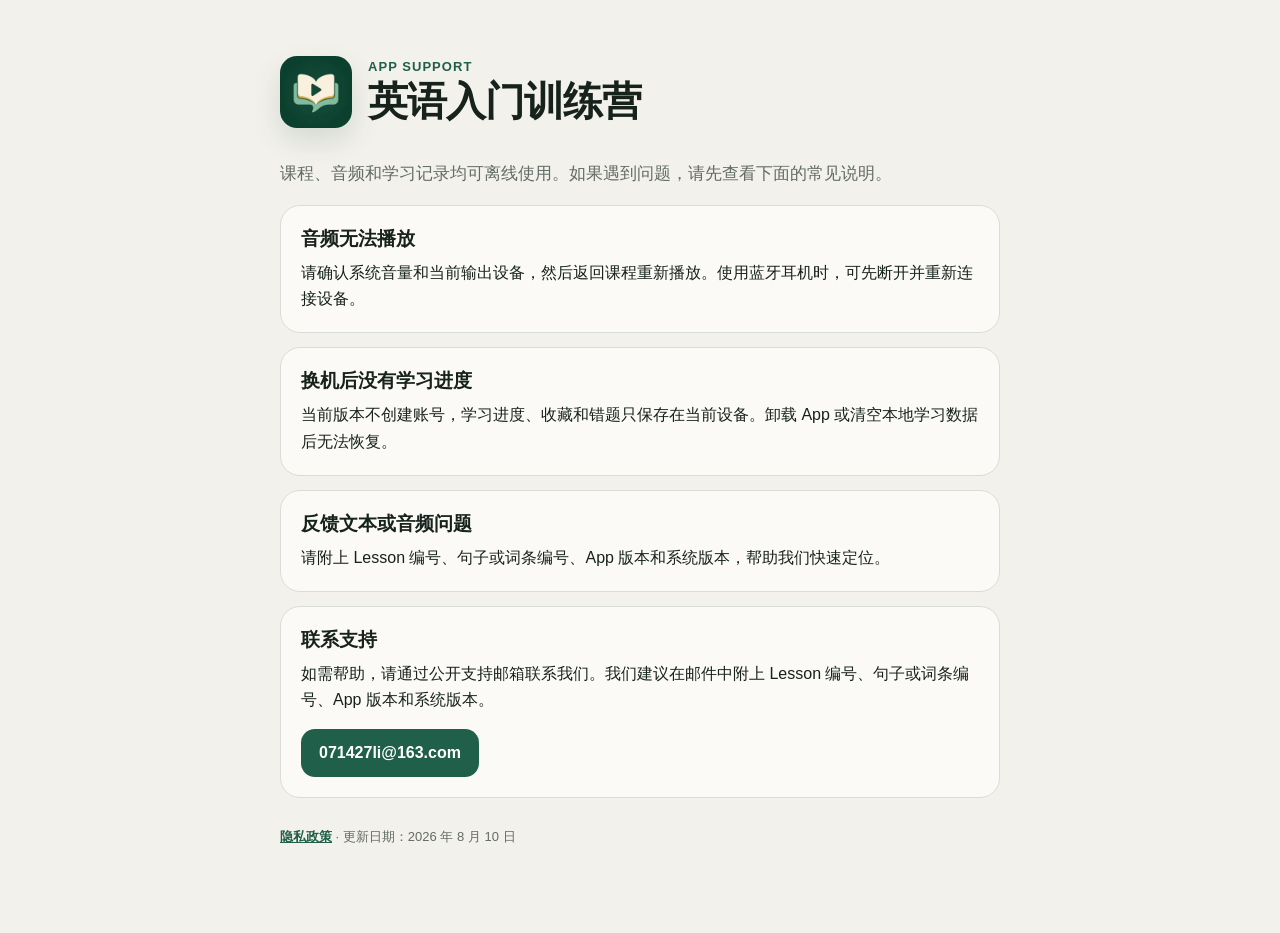
<file: index.html>
<!doctype html>
<html lang="zh-CN">
<head>
  <meta charset="utf-8">
  <meta name="viewport" content="width=device-width, initial-scale=1">
  <meta name="description" content="英语入门训练营 App 支持与常见问题">
  <title>App 支持｜英语入门训练营</title>
  <link rel="stylesheet" href="styles.css">
</head>
<body>
  <main>
    <header class="brand">
      <img src="app-icon.png" alt="英语入门训练营图标" width="72" height="72">
      <div>
        <p class="eyebrow">APP SUPPORT</p>
        <h1>英语入门训练营</h1>
      </div>
    </header>

    <p class="lead">课程、音频和学习记录均可离线使用。如果遇到问题，请先查看下面的常见说明。</p>

    <section class="card">
      <h2>音频无法播放</h2>
      <p>请确认系统音量和当前输出设备，然后返回课程重新播放。使用蓝牙耳机时，可先断开并重新连接设备。</p>
    </section>

    <section class="card">
      <h2>换机后没有学习进度</h2>
      <p>当前版本不创建账号，学习进度、收藏和错题只保存在当前设备。卸载 App 或清空本地学习数据后无法恢复。</p>
    </section>

    <section class="card">
      <h2>反馈文本或音频问题</h2>
      <p>请附上 Lesson 编号、句子或词条编号、App 版本和系统版本，帮助我们快速定位。</p>
    </section>

    <section class="card">
      <h2>联系支持</h2>
      <p>如需帮助，请通过公开支持邮箱联系我们。我们建议在邮件中附上 Lesson 编号、句子或词条编号、App 版本和系统版本。</p>
      <a class="button" href="mailto:071427li@163.com">071427li@163.com</a>
    </section>

    <p class="meta"><a href="privacy.html">隐私政策</a> · 更新日期：2026 年 8 月 10 日</p>
  </main>
</body>
</html>
</file>
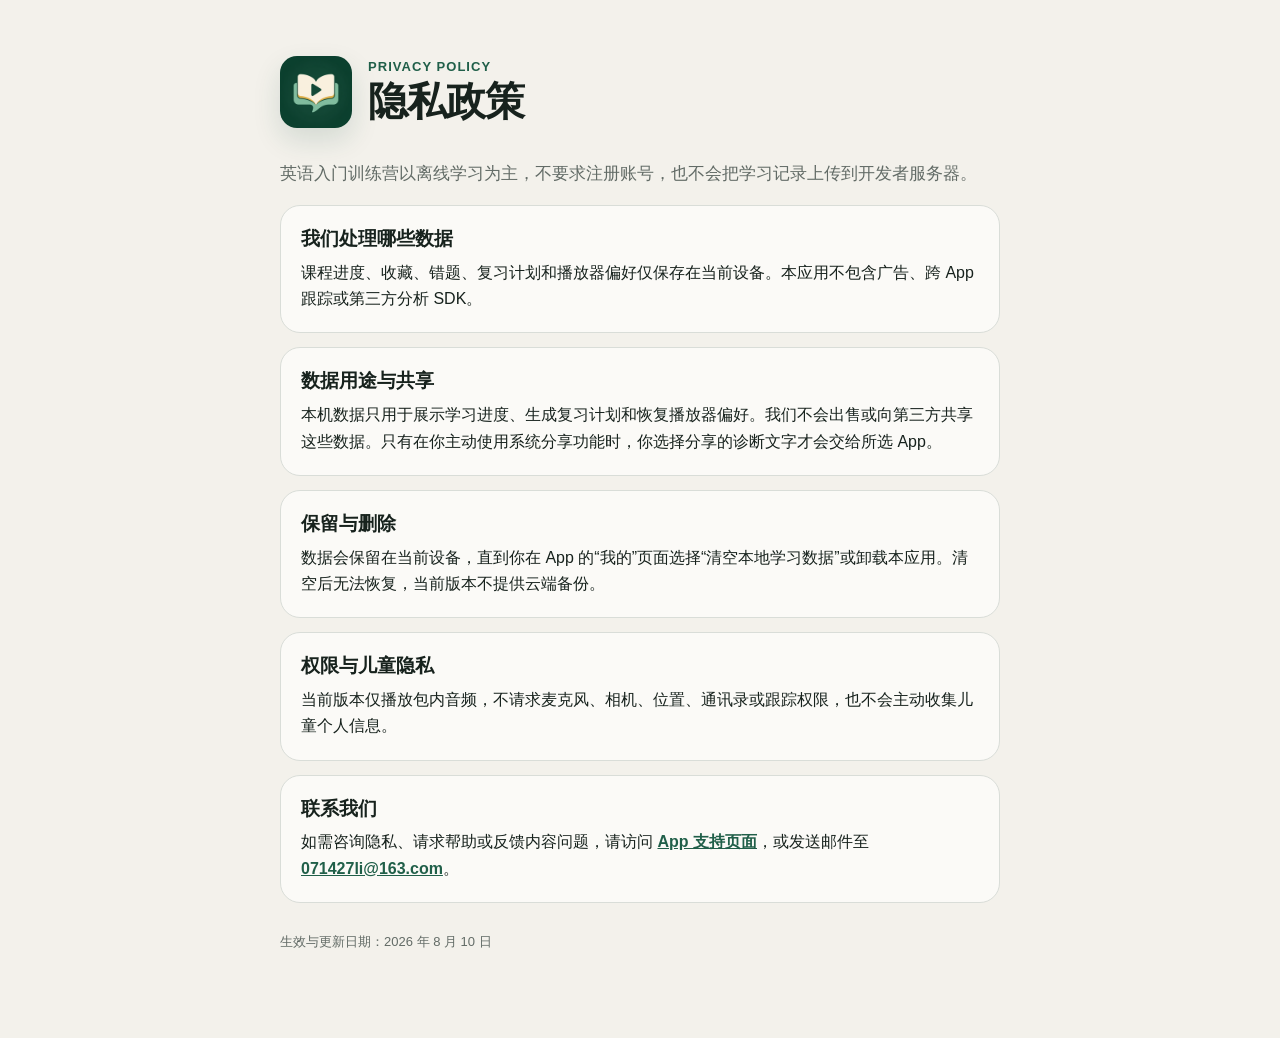
<file: privacy.html>
<!doctype html>
<html lang="zh-CN">
<head>
  <meta charset="utf-8">
  <meta name="viewport" content="width=device-width, initial-scale=1">
  <meta name="description" content="英语入门训练营隐私政策">
  <title>隐私政策｜英语入门训练营</title>
  <link rel="stylesheet" href="styles.css">
</head>
<body>
  <main>
    <header class="brand">
      <img src="app-icon.png" alt="英语入门训练营图标" width="72" height="72">
      <div>
        <p class="eyebrow">PRIVACY POLICY</p>
        <h1>隐私政策</h1>
      </div>
    </header>

    <p class="lead">英语入门训练营以离线学习为主，不要求注册账号，也不会把学习记录上传到开发者服务器。</p>

    <section class="card">
      <h2>我们处理哪些数据</h2>
      <p>课程进度、收藏、错题、复习计划和播放器偏好仅保存在当前设备。本应用不包含广告、跨 App 跟踪或第三方分析 SDK。</p>
    </section>

    <section class="card">
      <h2>数据用途与共享</h2>
      <p>本机数据只用于展示学习进度、生成复习计划和恢复播放器偏好。我们不会出售或向第三方共享这些数据。只有在你主动使用系统分享功能时，你选择分享的诊断文字才会交给所选 App。</p>
    </section>

    <section class="card">
      <h2>保留与删除</h2>
      <p>数据会保留在当前设备，直到你在 App 的“我的”页面选择“清空本地学习数据”或卸载本应用。清空后无法恢复，当前版本不提供云端备份。</p>
    </section>

    <section class="card">
      <h2>权限与儿童隐私</h2>
      <p>当前版本仅播放包内音频，不请求麦克风、相机、位置、通讯录或跟踪权限，也不会主动收集儿童个人信息。</p>
    </section>

    <section class="card">
      <h2>联系我们</h2>
      <p>如需咨询隐私、请求帮助或反馈内容问题，请访问 <a href="index.html">App 支持页面</a>，或发送邮件至 <a href="mailto:071427li@163.com">071427li@163.com</a>。</p>
    </section>

    <p class="meta">生效与更新日期：2026 年 8 月 10 日</p>
  </main>
</body>
</html>
</file>
<file: styles.css>
:root {
  color-scheme: light dark;
  --background: #f3f1eb;
  --surface: #fbfaf7;
  --ink: #17221d;
  --muted: #626b66;
  --line: #d9ddd8;
  --action: #205f49;
  --soft: #e5f0ea;
  --warm: #d8ad64;
}

* { box-sizing: border-box; }

body {
  margin: 0;
  background: var(--background);
  color: var(--ink);
  font-family: -apple-system, BlinkMacSystemFont, "Segoe UI", sans-serif;
  line-height: 1.65;
}

main {
  width: min(720px, calc(100% - 32px));
  margin: 0 auto;
  padding: 56px 0 72px;
}

.brand {
  display: flex;
  align-items: center;
  gap: 16px;
  margin-bottom: 32px;
}

.brand img {
  width: 72px;
  height: 72px;
  border-radius: 17px;
  box-shadow: 0 12px 28px rgb(23 79 61 / 14%);
}

h1, h2, p { margin-top: 0; }
h1 { margin-bottom: 3px; font-size: clamp(28px, 6vw, 40px); line-height: 1.18; letter-spacing: -0.025em; }
h2 { margin-bottom: 8px; font-size: 19px; line-height: 1.35; }
.eyebrow { margin: 0; color: var(--action); font-size: 13px; font-weight: 750; letter-spacing: .08em; }
.lead { color: var(--muted); font-size: 17px; font-weight: 550; }

.card {
  margin: 14px 0;
  padding: 20px;
  background: var(--surface);
  border: 1px solid var(--line);
  border-radius: 20px;
}

.card p:last-child, .card ul:last-child { margin-bottom: 0; }
ul { padding-left: 22px; }

a { color: var(--action); font-weight: 700; }

.button {
  display: inline-flex;
  align-items: center;
  min-height: 48px;
  padding: 0 18px;
  border-radius: 14px;
  background: var(--action);
  color: white;
  text-decoration: none;
}

.meta {
  margin-top: 28px;
  color: var(--muted);
  font-size: 13px;
}

@media (prefers-color-scheme: dark) {
  :root {
    --background: #101713;
    --surface: #1a231e;
    --ink: #f2f4f1;
    --muted: #adb7b0;
    --line: #39443e;
    --action: #73c4a1;
    --soft: #203b31;
  }
  .button { color: #101713; }
}

@media (prefers-reduced-motion: no-preference) {
  a { transition: opacity 140ms ease-out; }
  a:active { opacity: .72; }
}
</file>
